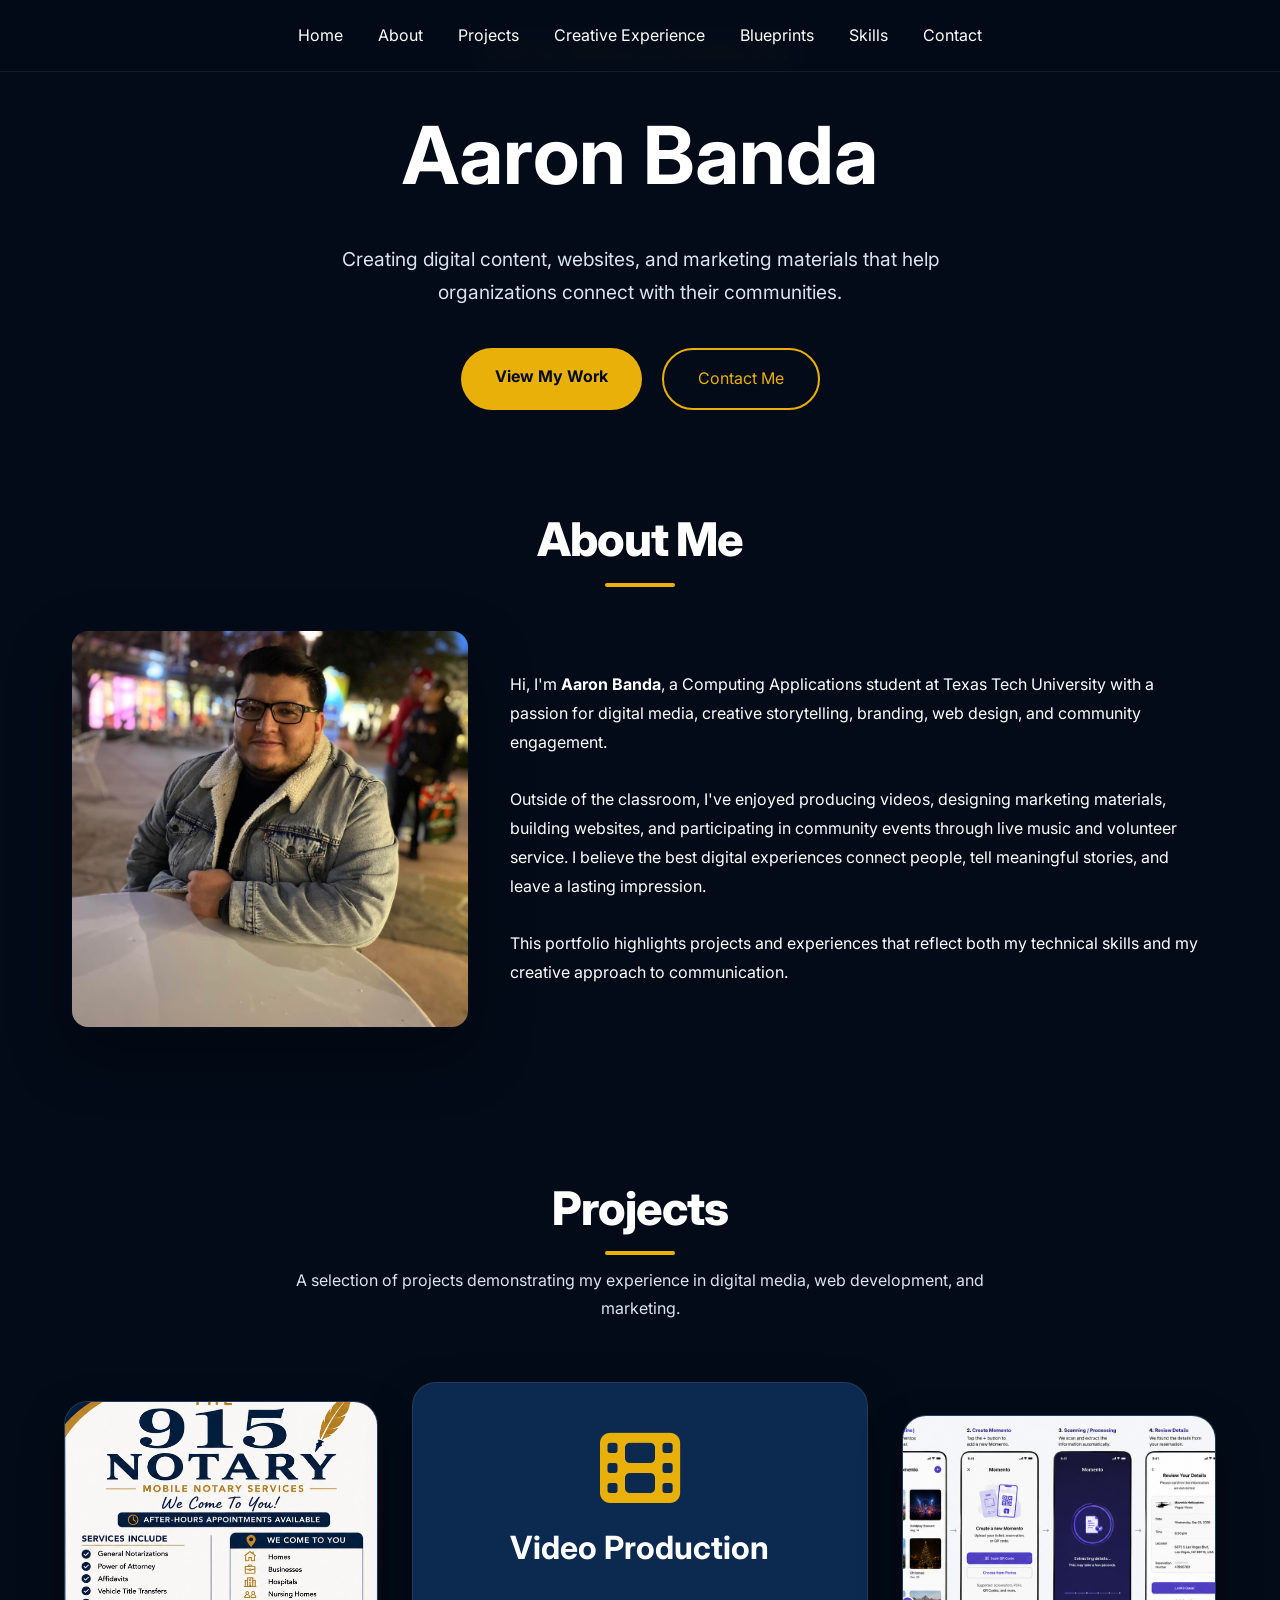
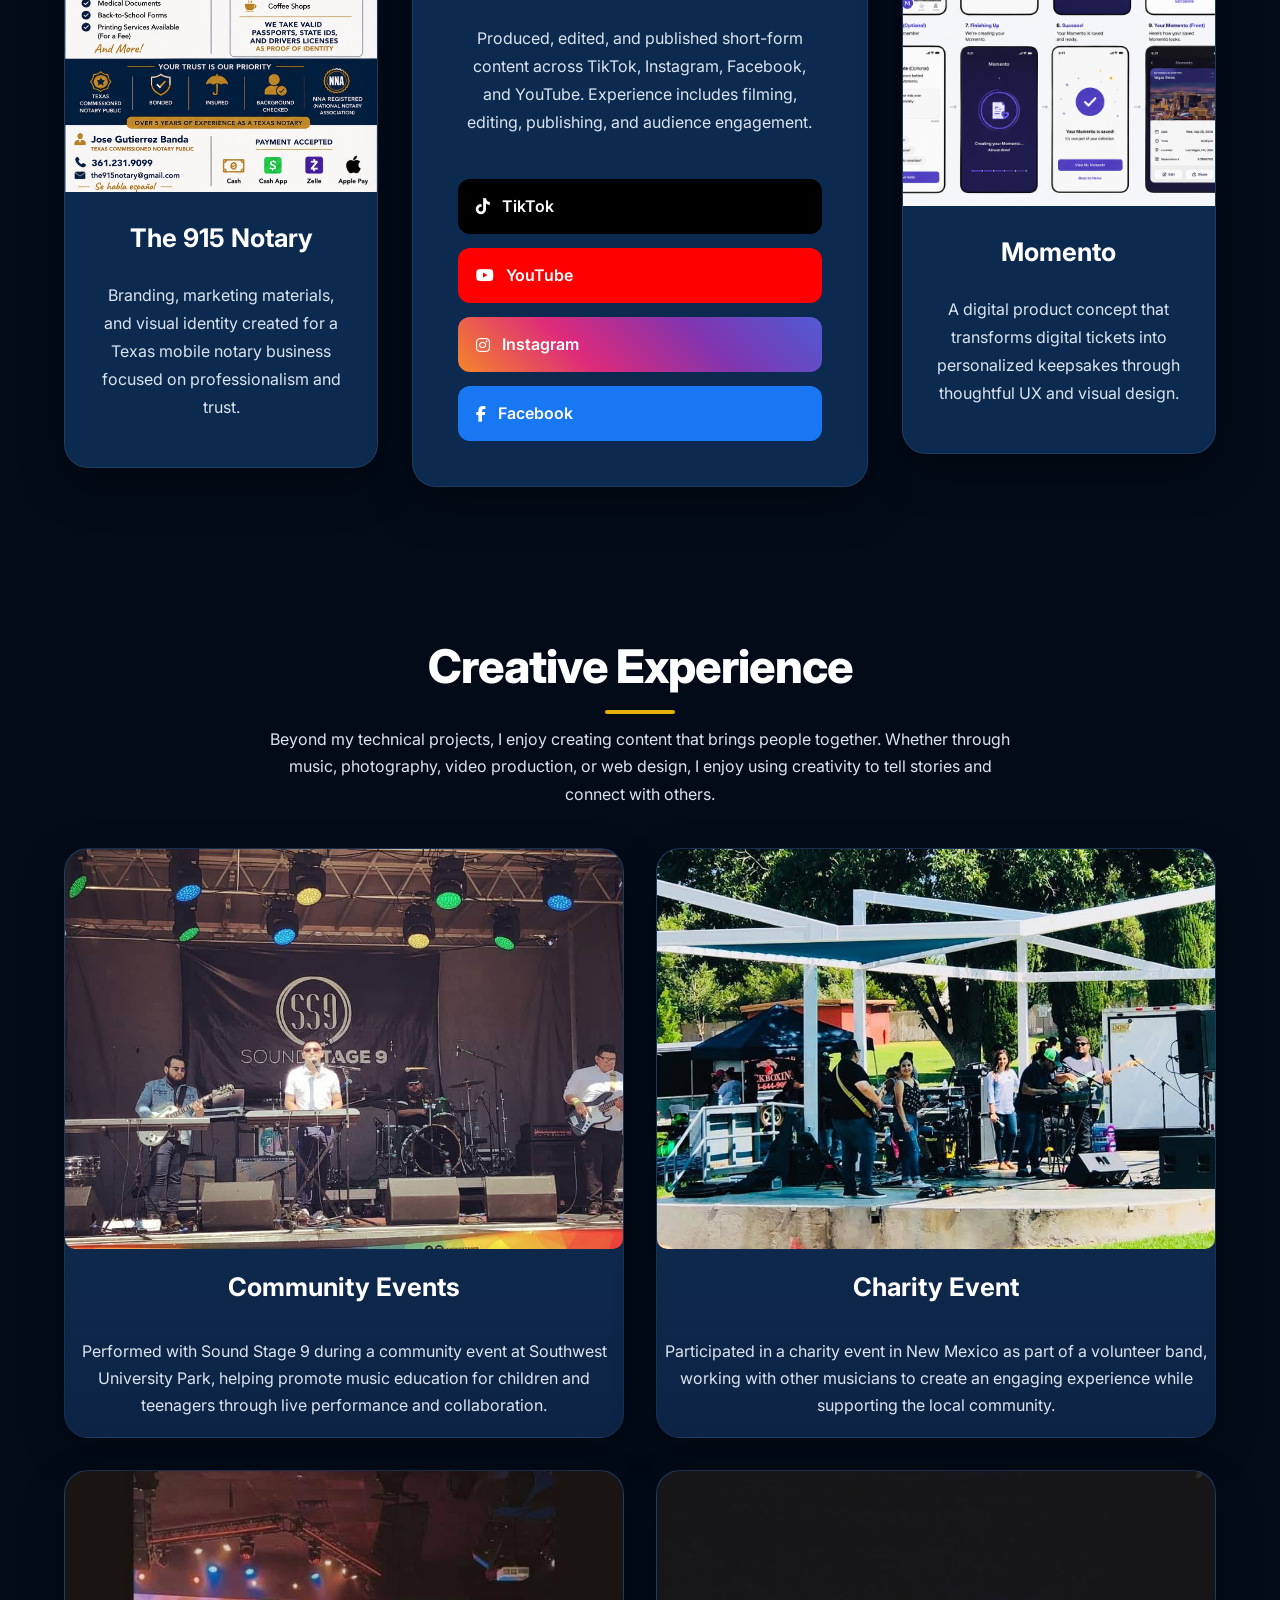
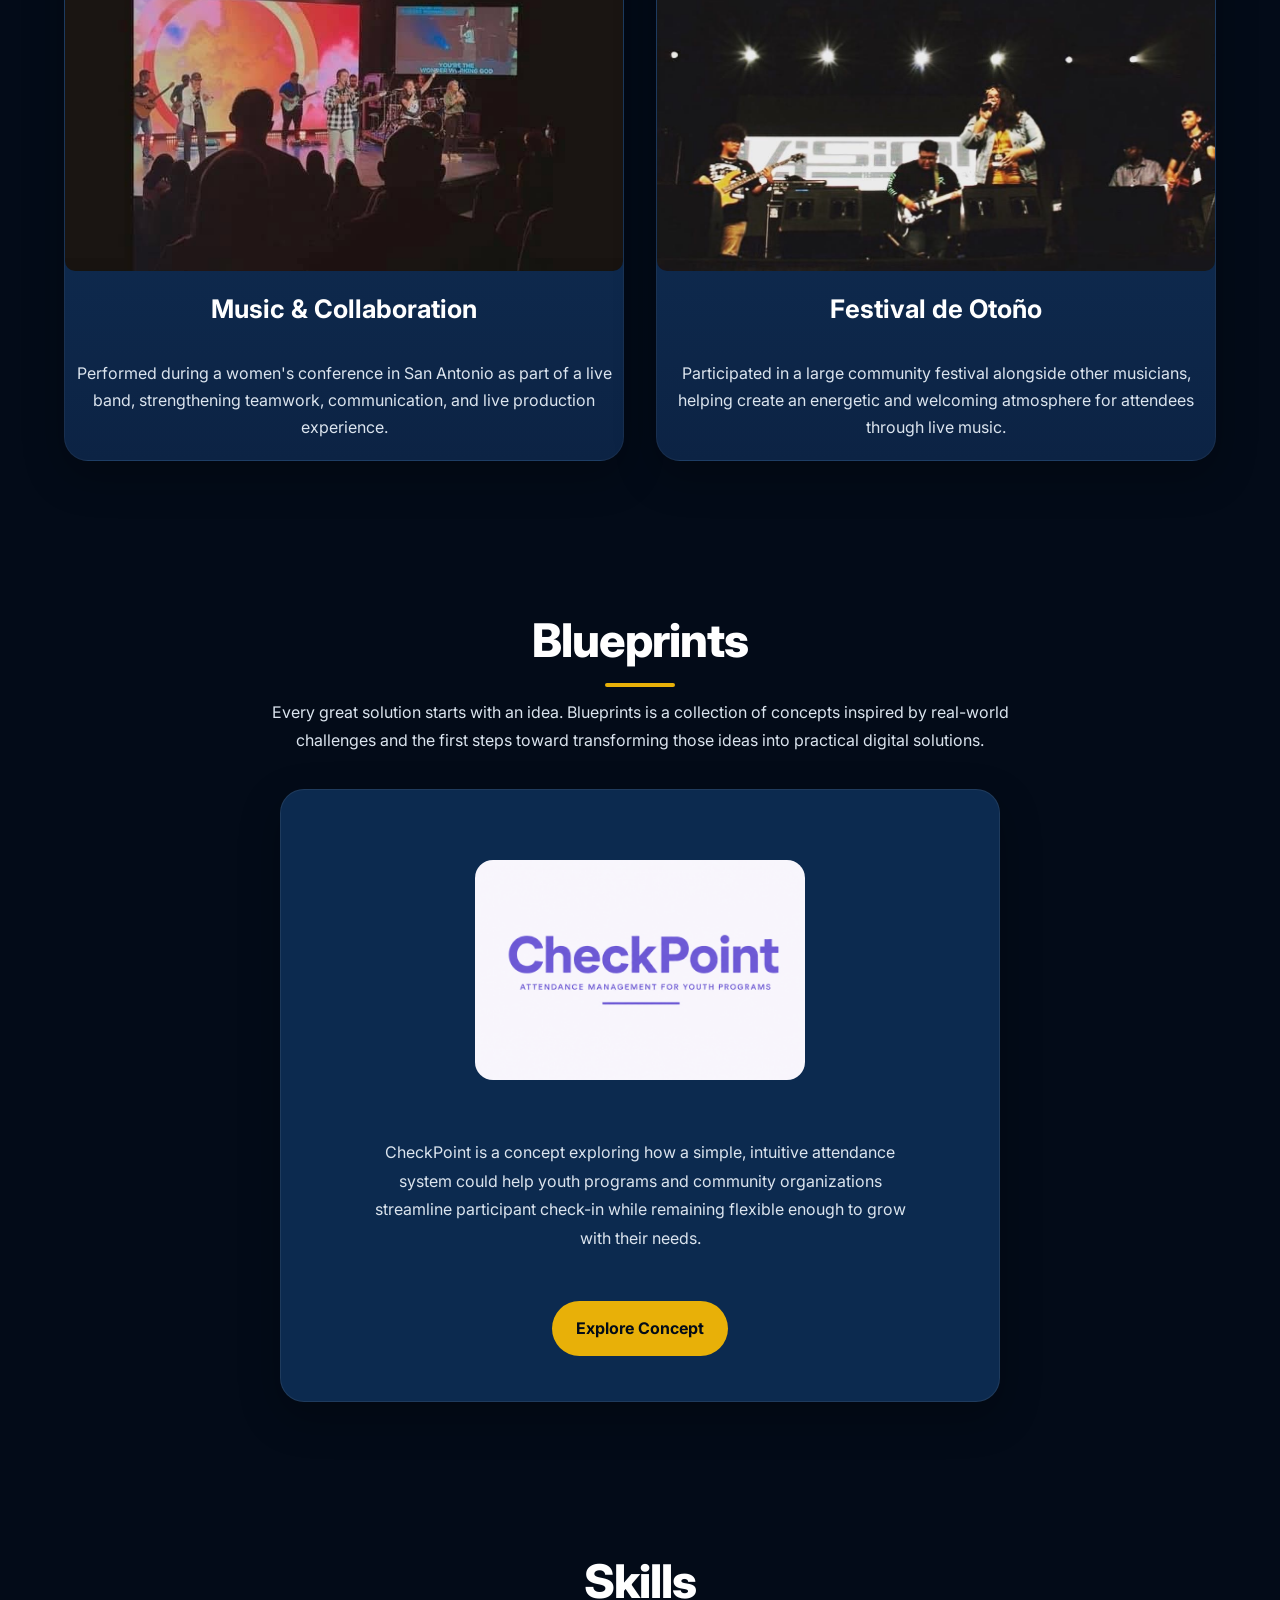
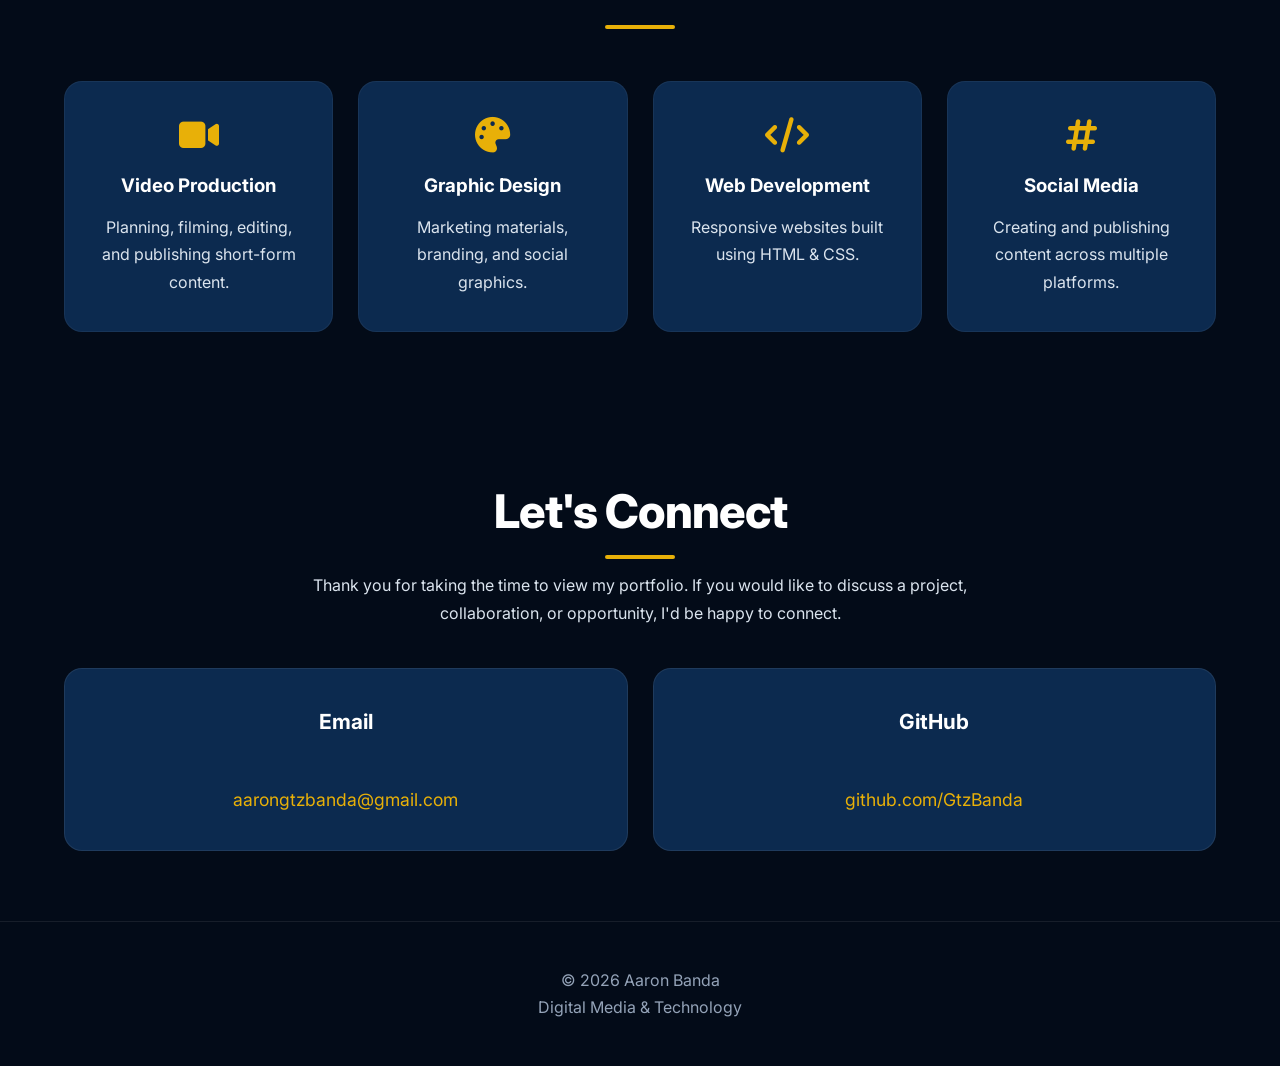
<file: index.html>
<!DOCTYPE html>
<html lang="en">

<head>

    <meta charset="UTF-8">
    <meta name="viewport" content="width=device-width, initial-scale=1.0">

    <title>Aaron Banda | Digital Media & Technology</title>

    <link rel="stylesheet" href="style.css">

    <!-- Google Font -->
    <link rel="preconnect" href="https://fonts.googleapis.com">
    <link rel="preconnect" href="https://fonts.gstatic.com" crossorigin>

    <link href="https://fonts.googleapis.com/css2?family=Inter:wght@300;400;500;600;700;800&display=swap" rel="stylesheet">

    <!-- Font Awesome -->
    <link rel="stylesheet"
        href="https://cdnjs.cloudflare.com/ajax/libs/font-awesome/6.7.2/css/all.min.css">

</head>

<body>

<header>

    <nav class="navbar">

        <ul class="nav-links">

            <li><a href="#home">Home</a></li>

            <li><a href="#about">About</a></li>

            <li><a href="#projects">Projects</a></li>

            <li><a href="#creative">Creative Experience</a></li>

            <li><a href="#blueprints">Blueprints</a></li>

            <li><a href="#skills">Skills</a></li>

            <li><a href="#contact">Contact</a></li>

        </ul>

    </nav>

</header>


<!-- ========================= -->
<!-- HERO -->
<!-- ========================= -->

<section id="home" class="hero">

    <div class="hero-content">

        <p class="hero-tag">

            DIGITAL MEDIA & TECHNOLOGY

        </p>

        <h1>

            Aaron Banda

        </h1>

        <p class="hero-description">

            Creating digital content, websites, and marketing materials
            that help organizations connect with their communities.

        </p>

        <div class="hero-buttons">

            <a href="#projects" class="btn-primary">

                View My Work

            </a>

            <a href="#contact" class="btn-secondary">

                Contact Me

            </a>

        </div>

    </div>

</section>


<!-- ========================= -->
<!-- ABOUT -->
<!-- ========================= -->

<section id="about" class="section">

    <div class="container">

        <h2>About Me</h2>

        <div class="about-content">

            <div class="about-image">

                <img src="images/graphics/profile-pci.JPG" alt="Aaron Banda">

            </div>

            <div class="about-info">

                <p class="about-text">

                    Hi, I'm <strong>Aaron Banda</strong>, a Computing Applications student at Texas Tech University with a passion for digital media, creative storytelling, branding, web design, and community engagement.

                    <br><br>

                    Outside of the classroom, I've enjoyed producing videos, designing marketing materials, building websites, and participating in community events through live music and volunteer service. I believe the best digital experiences connect people, tell meaningful stories, and leave a lasting impression.

                    <br><br>

                    This portfolio highlights projects and experiences that reflect both my technical skills and my creative approach to communication.

                </p>

            </div>

        </div>

    </div>

</section>





<!-- ========================= -->
<!-- PROJECTS -->
<!-- ========================= -->

<section id="projects" class="section">

<div class="container">

<h2>

Projects

</h2>

<p class="section-intro">

A selection of projects demonstrating my experience
in digital media, web development, and marketing.

</p>    

<div class="projects-layout">

    <!-- LEFT -->

    <div class="project-side">

        <div class="project-card">

            <img
                src="images/graphics/notary-flyer.jpg"
                class="project-image preview-image"
                alt="The 915 Notary">

            <div class="project-content">

                <h3>The 915 Notary</h3>

                <p>
                    Branding, marketing materials, and visual identity created
                    for a Texas mobile notary business focused on professionalism
                    and trust.
                </p>

            </div>

        </div>

    </div>

    <!-- CENTER -->

    <div class="project-center">

        <div class="project-card video-card">

            <div class="video-header">

                <i class="fa-solid fa-film"></i>

                <h3>Video Production</h3>

            </div>

            <p>

                Produced, edited, and published short-form content across
                TikTok, Instagram, Facebook, and YouTube. Experience includes
                filming, editing, publishing, and audience engagement.

            </p>

            <div class="platform-links">

                <a class="tiktok"
                href="https://www.tiktok.com/@aaronbanda10/video/7492955878044323102"
                target="_blank">

                    <i class="fa-brands fa-tiktok"></i>

                    TikTok

                </a>

                <a class="youtube"
                href="https://www.youtube.com/shorts/7Bnrv70M-OU"
                target="_blank">

                    <i class="fa-brands fa-youtube"></i>

                    YouTube

                </a>

                <a class="instagram"
                href="https://www.instagram.com/tv/CZaJv6SqbjF/"
                target="_blank">

                    <i class="fa-brands fa-instagram"></i>

                    Instagram

                </a>

                <a class="facebook"
                href="https://www.facebook.com/gutierrezbanda/videos/juanes-la-camisa-negra-juanes-lacamisanegra-guitarcover-basscover-ukulelecover-a/296521766412196/?mibextid=wwXIfr&rdid=jMNArOCUU3RMzZvc"
                target="_blank">

                    <i class="fa-brands fa-facebook-f"></i>

                    Facebook

                </a>

            </div>

        </div>

    </div>

    <!-- RIGHT -->

    <div class="project-side">

        <div class="project-card">

            <img
                src="images/graphics/momento-project.jpg"
                class="project-image preview-image"
                alt="Momento">

            <div class="project-content">

                <h3>Momento</h3>

                <p>

                    A digital product concept that transforms digital tickets
                    into personalized keepsakes through thoughtful UX and visual
                    design.

                </p>

            </div>

        </div>

    </div>

</div>

</div>

</section>

<!-- ========================= -->
<!-- CREATIVE PORTFOLIO -->
<!-- ========================= -->
<section id="creative" class="section">

    <div class="container">

        <h2>Creative Experience</h2>

        <p class="section-intro">
            Beyond my technical projects, I enjoy creating content that brings people together. Whether through music, photography, video production, or web design, I enjoy using creativity to tell stories and connect with others.
        </p>

        <div class="projects-grid">

            <!-- PROFILE -->

            

            <!-- STAGE 9 -->

            <div class="project-card">

                <img src="images/graphics/stage9-chihuahuas.JPG"
                    class="project-image"
                    alt="Stage 9">

                <h3>Community Events</h3>

                <p>
                    Performed with Sound Stage 9 during a community event at Southwest University Park, helping promote music education for children and teenagers through live performance and collaboration.
                </p>

            </div>

            <!-- CHARITY -->

            <div class="project-card">

                <img src="images/graphics/charity-event.JPG"
                    class="project-image"
                    alt="Charity Event">

                <h3>Charity Event</h3>

                <p>
                    Participated in a charity event in New Mexico as part of a volunteer band, working with other musicians to create an engaging experience while supporting the local community.
                </p>

            </div>

            <!-- WOMEN'S CONFERENCE -->

            <div class="project-card">

                <img src="images/graphics/church-shot.JPG"
                    class="project-image"
                    alt="Women's Conference">

                <h3>Music & Collaboration</h3>

                <p>
                    Performed during a women's conference in San Antonio as part of a live band, strengthening teamwork, communication, and live production experience.
                </p>

            </div>

            <!-- FESTIVAL -->

            <div class="project-card">

                <img src="images/graphics/festival.JPG"
                    class="project-image"
                    alt="Festival">

                <h3>Festival de Otoño</h3>

                <p>
                    Participated in a large community festival alongside other musicians, helping create an energetic and welcoming atmosphere for attendees through live music.
                </p>

            </div>



     

        </div>

    </div>

</section>

<!-- ========================= -->
<!-- BLUEPRINTS -->
<!-- ========================= -->

<section id="blueprints" class="section">

    <div class="container">

        <h2>Blueprints</h2>

        <p class="section-intro blueprint-intro">

            Every great solution starts with an idea. Blueprints is a collection
            of concepts inspired by real-world challenges and the first steps
            toward transforming those ideas into practical digital solutions.

        </p>

        <div class="project-card blueprint-card">

            <div class="blueprint-image">

                <img
                    src="images/graphics/checkpoint-project.jpg"
                    alt="CheckPoint">

            </div>

            <div class="project-content">


                <p>

                    CheckPoint is a concept exploring how a simple, intuitive
                    attendance system could help youth programs and community
                    organizations streamline participant check-in while remaining
                    flexible enough to grow with their needs.

                </p>

                <a
                    href="checkpoint/index.html"
                    class="project-button">

                    Explore Concept

                </a>

            </div>

        </div>

    </div>

</section>

<!-- ========================= -->
<!-- SKILLS -->
<!-- ========================= -->

<section id="skills" class="section">

    <div class="container">
    
    <h2>
    
    Skills
    
    </h2>
    
    <div class="skills-grid">
    
    <div class="skill-card">
    
    <i class="fa-solid fa-video"></i>
    
    <h3>Video Production</h3>
    
    <p>
    
    Planning, filming, editing,
    and publishing short-form content.
    
    </p>
    
    </div>
    
    <div class="skill-card">
    
    <i class="fa-solid fa-palette"></i>
    
    <h3>Graphic Design</h3>
    
    <p>
    
    Marketing materials,
    branding, and social graphics.
    
    </p>
    
    </div>
    
    <div class="skill-card">
    
    <i class="fa-solid fa-code"></i>
    
    <h3>Web Development</h3>
    
    <p>
    
    Responsive websites
    built using HTML & CSS.
    
    </p>
    
    </div>
    
    <div class="skill-card">
    
    <i class="fa-solid fa-hashtag"></i>
    
    <h3>Social Media</h3>
    
    <p>
    
    Creating and publishing
    content across multiple platforms.
    
    </p>
    
    </div>
    
    </div>
    
    </div>
    
    </section>

    
<!-- ========================= -->
<!-- CONTACT -->
<!-- ========================= -->

<section
id="contact"
class="section">

<div class="container">

<h2>

Let's Connect

</h2>

<p>

Thank you for taking the time to
view my portfolio.

If you would like to discuss a project,
collaboration, or opportunity,
I'd be happy to connect.

</p>

<div class="contact-links">

<p>

<strong>Email</strong><br>

<a href="mailto:"aarongtzbanda@gmail.com">

aarongtzbanda@gmail.com

</a>

</p>

<p>

<strong>GitHub</strong><br>

<a
href="https://github.com/GtzBanda"
target="_blank">

github.com/GtzBanda

</a>

</p>

</div>

</div>

</section>


<footer>

<div class="container">

<p>

© 2026 Aaron Banda

<br>

Digital Media & Technology

</p>

</div>

</footer>

</section>

<div id="flyerPreview">

    <img
        src="images/graphics/notary-flyer.jpg"
        alt="Preview">

</div>

<script src="script.js"></script>

</body>

</html>
</file>
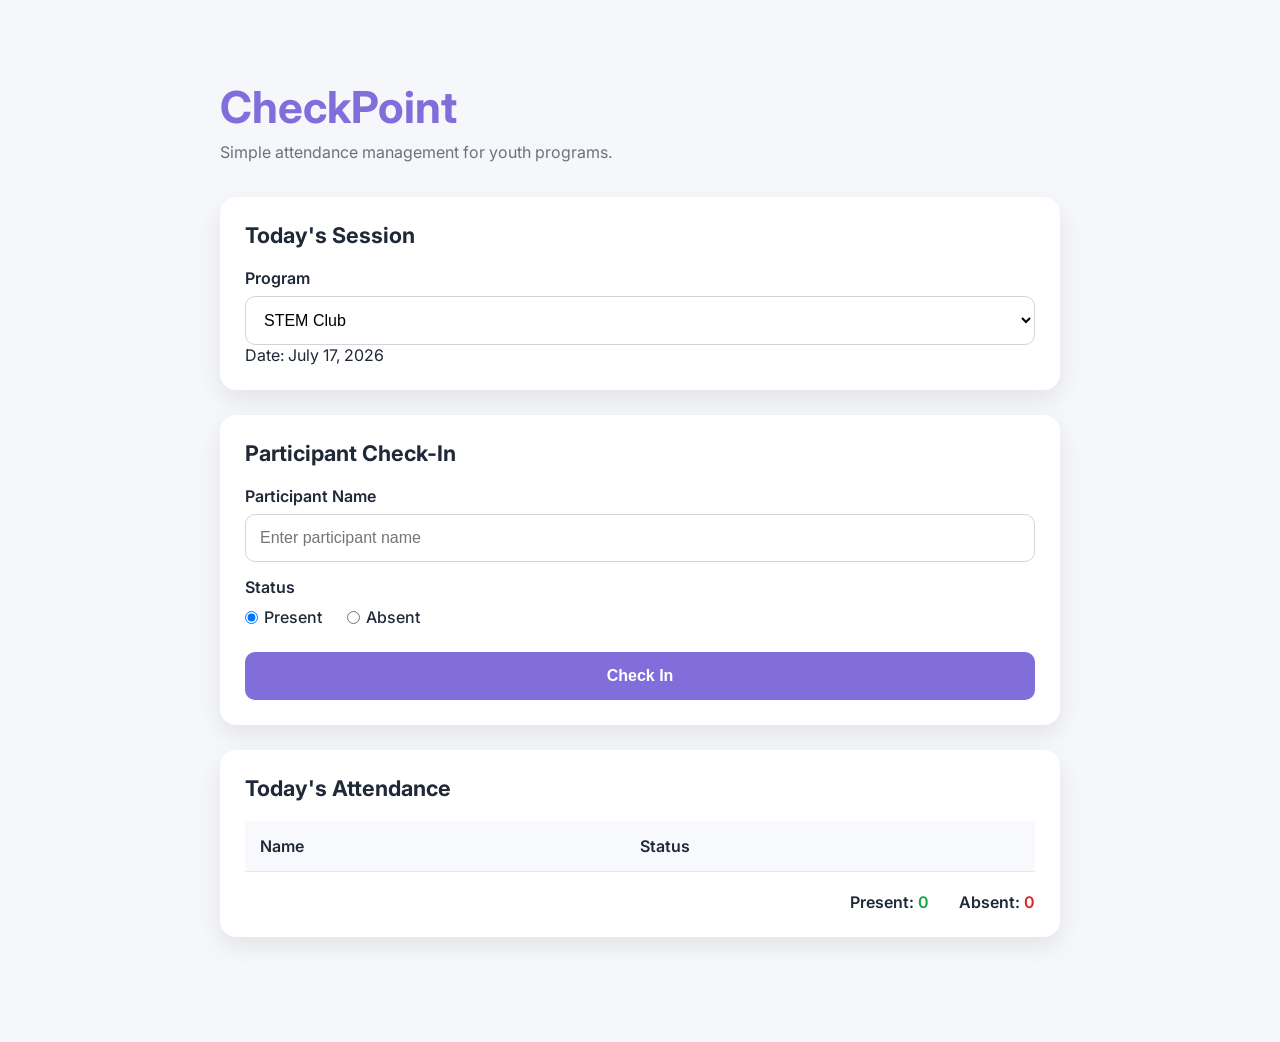
<file: checkpoint/index.html>
<!DOCTYPE html>
<html lang="en">

<head>
    <meta charset="UTF-8">
    <meta name="viewport" content="width=device-width, initial-scale=1.0">
    <title>CheckPoint</title>

    <link rel="stylesheet" href="style.css">
</head>

<body>

    <main class="container">

        <header>
            <h1>CheckPoint</h1>
            <p>Simple attendance management for youth programs.</p>
        </header>

        <section class="session-info">
            <h2>Today's Session</h2>

            <label for="program">Program</label>
            <select id="program">
                <option>STEM Club</option>
                <option>After School</option>
                <option>Summer Camp</option>
            </select>

            <p>Date: July 17, 2026</p>
        </section>

        <section class="checkin-form">
            <h2>Participant Check-In</h2>

            <label for="name">Participant Name</label>
            <input
                type="text"
                id="name"
                placeholder="Enter participant name"
            >

            <label>Status</label>

            <div class="radio-group">

                <label>
                    <input type="radio" id="present" name="status" checked>
                    Present
                </label>

                <label>
                    <input type="radio" id="absent" name="status">
                    Absent
                </label>

            </div>

            <button id="checkinBtn">
                Check In
            </button>

        </section>

        <section class="attendance-list">

            <h2>Today's Attendance</h2>

            <table>

                <thead>
                    <tr>
                        <th>Name</th>
                        <th>Status</th>
                    </tr>
                </thead>

                <tbody id="attendanceTable">

                </tbody>

            </table>

            <div class="summary">
                <p>Present: <span id="presentCount">0</span></p>
                <p>Absent: <span id="absentCount">0</span></p>
            </div>

        </section>

    </main>

    <script src="script.js"></script>

</body>

</html>
</file>
<file: style.css>
/* =====================================================
   AARON BANDA PORTFOLIO
   PART 1
===================================================== */

*{
    margin:0;
    padding:0;
    box-sizing:border-box;
    scroll-behavior:smooth;
}

body{

    font-family:'Inter',sans-serif;

    background:#030B18;

    color:white;

    line-height:1.7;

}

img{

    display:block;

    max-width:100%;

}

a{

    text-decoration:none;

}

.container{

    width:90%;

    max-width:1200px;

    margin:auto;

}

.section{

    padding:70px 0;

}


/* =========================
   NAVIGATION
========================= */

header{

    position:fixed;

    top:0;

    left:0;

    width:100%;

    z-index:1000;

    background:rgba(3,11,24,.92);

    backdrop-filter:blur(10px);

    border-bottom:1px solid rgba(255,255,255,.08);

}

.navbar{

    max-width:1200px;

    margin:auto;

    display:flex;

    justify-content:center;

    align-items:center;

    padding:22px;

}

.logo{

    font-size:1.4rem;

    font-weight:700;

}

.nav-links{

    display:flex;

    list-style:none;

    gap:35px;

}

.nav-links a{

    color:white;

    transition:.3s;

}

.nav-links a:hover{

    color:#E8B008;

}

.nav-links a::after{

    content:"";

    position:absolute;

    left:0;

    bottom:-6px;

    width:0;

    height:2px;

    background:#E8B008;

    transition:.3s;

}

.nav-links a:hover::after{

    width:100%;

}


/* =========================
   HERO
========================= */

.hero{

    padding:40px 0 20px;

    display:flex;

    justify-content:center;

    align-items:center;

    text-align:center;

}

.hero-content{

    max-width:760px;

}

.hero-tag{

    color:#E8B008;

    font-weight:700;

    letter-spacing:2px;

    margin-bottom:20px;

}

.hero h1{

    font-size:5rem;

    margin-bottom:20px;

}

.hero-description{

    color:#dbe4ee;

    font-size:1.2rem;

    margin-bottom:40px;

}


/* =========================
   BUTTONS
========================= */

.hero-buttons{

    display:flex;

    justify-content:center;

    gap:20px;

}

.btn-primary{

    background:#E8B008;

    color:#030B18;

    padding:15px 34px;

    border-radius:50px;

    font-weight:700;

    transition:.3s;

}

.btn-primary:hover{

    transform:translateY(-3px);

    box-shadow:0 15px 35px rgba(232,176,8,.35);

}

.btn-secondary{

    border:2px solid #E8B008;

    color:#E8B008;

    padding:15px 34px;

    border-radius:50px;

    transition:.3s;

}

.btn-secondary:hover{

    background:#E8B008;

    color:#030B18;

    transform:translateY(-3px);

    box-shadow:0 15px 35px rgba(232,176,8,.25);

}


/* =========================
   SKILLS
========================= */

.skills-grid{

    display:grid;

    grid-template-columns:repeat(auto-fit,minmax(240px,1fr));

    gap:25px;

    margin-top:40px;

}

.skill-card{

    background:#0C2A4F;

    padding:35px;

    border-radius:18px;

    border:1px solid rgba(255,255,255,.08);

    text-align:center;

    transition:
        transform .35s ease,
        box-shadow .35s ease,
        border-color .35s ease;

}

.skill-card:hover{

    transform:translateY(-8px);

    border-color:#E8B008;

    box-shadow:0 28px 60px rgba(0,0,0,.35);

}

.skill-card i{

    font-size:2.2rem;

    color:#E8B008;

    margin-bottom:18px;

}

.skill-card h3{

    margin-bottom:12px;

}

.skill-card p{

    color:#dbe4ee;

}
/* =========================
   PROJECTS
========================= */

.section-intro{

    color:#dbe4ee;

    max-width:700px;

    margin:0 auto 50px;

    text-align:center;

}


.project-card{

    grid-column:span 4;

    display:flex;

    flex-direction:column;

    background:linear-gradient(180deg,#12345d,#0c2344);

    border:1px solid rgba(255,255,255,.08);

    border-radius:24px;

    overflow:hidden;

    padding:0;

    box-shadow:0 15px 40px rgba(0,0,0,.25);

    transition:
        transform .35s ease,
        box-shadow .35s ease,
        border-color .35s ease;

}

.project-card:hover{

    transform:translateY(-8px);

    border-color:#E8B008;

    box-shadow:0 28px 60px rgba(0,0,0,.35);

}








.project-card:hover{

    transform:
        translateY(-10px)
        scale(1.015);

    border-color:#E8B008;

    box-shadow:
        0 30px 60px rgba(0,0,0,.35);

}

.project-card h3{

    margin-bottom:25px;

    font-size:1.6rem;

    text-align:center;

    line-height:1.4;

}

.project-card p{

    color:#dbe4ee;

    margin:18px 0;

    text-align:center;

    line-height:1.75;

}

.project-image{

    width:100%;

    display:block;

    object-fit:cover;

    aspect-ratio:4/5;

    transition:
        transform .75s cubic-bezier(.22,.61,.36,1),
        filter .75s ease,
        box-shadow .75s ease;

}

.project-card:hover .project-image{

    transform:scale(1.08);

    filter:brightness(1.05);

}

.project-image:hover{

    transform:scale(1.05);

    filter:brightness(1.03);

}

/* =========================
   TAGS
========================= */

.project-tags{

    display:flex;

    flex-wrap:wrap;

    gap:10px;

    margin-top:20px;

}

.project-tags span{

    background:#334155;

    padding:8px 14px;

    border-radius:30px;

    font-size:.85rem;

}


/* =========================
   SOCIAL BUTTONS
========================= */

.platform-links{

    display:flex;

    flex-direction:column;
    
    

    gap:14px;

    margin-top:25px;

}

.platform-links a{

    display:flex;

    align-items:center;

    gap:12px;

    color:white;

    padding:14px 18px;

    border-radius:12px;

    font-weight:600;

    transition:.25s;

}

.platform-links a:hover{

    transform:translateX(8px);

}

.tiktok{

    background:#000000;

}

.youtube{

    background:#ff0000;

}

.instagram{

    background:linear-gradient(
        45deg,
        #f58529,
        #dd2a7b,
        #8134af,
        #515bd4
    );

}

.facebook{

    background:#1877F2;

}


/* =========================
   WEBSITE BUTTONS
========================= */

.project-button{

    display:inline-block;

    margin-top:18px;

    background:#E8B008;

    color:#030B18;

    padding:14px 24px;

    border-radius:40px;

    font-weight:700;

    transition:.3s;

}

.project-button:hover{

    transform:translateY(-4px);

}


/* =========================
   CONTACT
========================= */

.contact-links{

    margin-top:35px;

    display:grid;

    grid-template-columns:repeat(auto-fit,minmax(250px,1fr));

    gap:25px;

}

#contact{

    text-align:center;

}

#contact > .container > p{

    max-width:700px;

    margin:0 auto 40px;

    text-align:center;

    line-height:1.8;

    color:#dbe4ee;

}

.contact-links p{

    background:#0C2A4F;

    padding:35px;

    border-radius:18px;

    border:1px solid rgba(255,255,255,.08);

    text-align:center;

    transition:
        transform .35s ease,
        box-shadow .35s ease,
        border-color .35s ease;

}

.contact-links p:hover{

    transform:translateY(-8px);

    border-color:#E8B008;

    box-shadow:0 28px 60px rgba(0,0,0,.35);

}

.contact-links strong{

    display:block;

    margin-bottom:18px;

    font-size:1.3rem;

}

.contact-links a{

    color:#E8B008;

    text-decoration:none;

    font-size:1.1rem;

}

.contact-links a{

    color:#E8B008;

}


/* =========================
   FOOTER
========================= */

footer{

    text-align:center;

    padding:45px 20px;

    border-top:1px solid rgba(255,255,255,.08);

    color:#94a3b8;

}


/* =========================
   MOBILE
========================= */

@media (max-width:900px){

    .navbar{

        flex-direction:column;

        gap:20px;

    }

    .nav-links{

        flex-wrap:wrap;

        justify-content:center;

        gap:18px;

    }

    .hero h1{

        font-size:3rem;

    }

    .hero-buttons{

        flex-direction:column;

    }

    .projects-grid{

        grid-template-columns:1fr;

    }

    .skills-grid{

        grid-template-columns:1fr;

    }

    .contact-links{

        grid-template-columns:1fr;

    }

}
/* ==========================================
   FINAL POLISH
========================================== */

html{

    scroll-padding-top:90px;

}

h2{

    font-size:2.9rem;

    font-weight:800;

    letter-spacing:-1px;

    margin-bottom:20px;

    position:relative;

    display:inline-block;

    text-align:center;

    width:100%;

}

h2::after{

    content:"";

    position:absolute;

    left:50%;

    transform:translateX(-50%);

    bottom:-8px;

    width:70px;

    height:4px;

    background:#E8B008;

    border-radius:20px;

}

.section{

    animation:fadeUp .8s ease;

}

@keyframes fadeUp{

    from{

        opacity:0;

        transform:translateY(30px);

    }

    to{

        opacity:1;

        transform:translateY(0);

    }

}

.project-card,
.skill-card{

    border:1px solid rgba(255,255,255,.05);

}

.project-card:hover,
.skill-card:hover{

    box-shadow:0 20px 40px rgba(0,0,0,.35);

}

.nav-links a{

    color:white;

    position:relative;

    transition:all .3s ease;

}

.hero-description{

    max-width:650px;

    margin:auto;

}

.hero-buttons{

    margin-top:40px;

}

.project-card img{

    transition:.3s;

}

.project-card:hover img{

    transform:scale(1.02);

}

::selection{

    background:#E8B008;

    color:#030B18;

}
.projects-grid .project-card:last-child{

    grid-column:2;

}

#flyerPreview{

    display:none;

    position:fixed;

    top:0;
    left:0;

    width:100%;
    height:100%;

    background:rgba(0,0,0,.8);

    justify-content:center;

    align-items:center;

    z-index:99999;

    pointer-events:none;

}

#flyerPreview img{

    width:70%;

    max-width:900px;

    max-height:90vh;

    object-fit:contain;

    border-radius:12px;

    box-shadow:0 20px 60px rgba(0,0,0,.6);

}

/* ========================= */
/* CREATIVE PORTFOLIO */
/* ========================= */

#creative .projects-grid{

    display:grid;

    grid-template-columns:repeat(2,1fr);

    gap:32px;

}

#creative .project-card{

    grid-column:auto;

    display:flex;

    flex-direction:column;

    height:100%;

}

#creative .project-image{

    width:100%;

    height:400px;

    object-fit:cover;

    border-radius:10px;

    margin-bottom:20px;

    transition:
        transform .45s ease,
        box-shadow .45s ease,
        filter .45s ease;

}

#creative .project-image:hover{

    transform:scale(1.15);

    filter:brightness(1.05);

    box-shadow:0 22px 45px rgba(0,0,0,.35);

}

#creative h3{

    margin-bottom:15px;

    text-align:center;

}

#creative p{

    line-height:1.7;

    text-align:center;

}

#creative .section-intro{

    max-width:750px;

    margin:0 auto 40px;

}

/* ========================= */
/* ABOUT ME */
/* ========================= */

.about-content{

    display:flex;

    align-items:center;

    justify-content:center;

    gap:40px;

    margin-top:30px;

    flex-wrap:nowrap;

}

.about-image img{

    width:400px;

    height:400px;

    object-fit:cover;

    border-radius:18px;

    border:2px solid transparent;

    box-shadow:0 25px 60px rgba(0,0,0,.35);

    transition:
        transform .35s ease,
        box-shadow .35s ease,
        border-color .35s ease;

}

.about-image img:hover{

    transform:translateY(-8px);

    border-color:#E8B008;

    box-shadow:0 35px 80px rgba(0,0,0,.45);

}

.about-info{

    max-width:700px;

}

.about-text{

    text-align:left;

    line-height:1.8;

    font-size:1rem;

    margin:0;

}

@media(max-width:900px){

    .about-content{

        flex-wrap:wrap;

    }

    .about-text{

        text-align:center;

    }

}

@media(max-width:768px){

    .about-text{

        text-align:center;

    }

}

/* Interview polish */
.skill-card,.project-card,.creative-card,.contact-card{
transition:transform .25s ease, box-shadow .25s ease;
}
.skill-card:hover,.project-card:hover,.creative-card:hover,.contact-card:hover{
transform:translateY(-8px);
box-shadow:0 14px 28px rgba(0,0,0,.25);
}
.btn-primary:hover,.btn-secondary:hover{
box-shadow:0 10px 24px rgba(232,176,8,.35);
}

/* ================================================= */
/* NEW PROJECT LAYOUT */
/* ================================================= */



.project-card:hover{

    transform:translateY(-10px);

    border-color:rgba(232,176,8,.45);

    box-shadow:0 28px 60px rgba(0,0,0,.35);

}
/* ========================================= */
/* NEW PROJECTS SECTION */
/* ========================================= */

.projects-layout{

    display:grid;

    grid-template-columns:1fr 1.45fr 1fr;

    gap:34px;

    align-items:center;

    margin-top:60px;

}

.project-side{

    display:flex;

}

.project-center{

    display:flex;

}

.projects-layout .project-card{

    width:100%;

    background:#0C2A4F;

    border:1px solid rgba(255,255,255,.08);

    border-radius:24px;

    overflow:hidden;

    box-shadow:0 18px 45px rgba(0,0,0,.30);

    transition:
    transform .35s ease,
    box-shadow .35s ease,
    border-color .35s ease;

}

.projects-layout .project-card:hover{

    transform:translateY(-10px);

    border-color:#E8B008;

    box-shadow:0 28px 60px rgba(0,0,0,.40);

}

.video-card{

    padding:45px;

    min-height:620px;

    display:flex;

    flex-direction:column;

    justify-content:center;

}

.project-side .project-card{

    min-height:520px;

}

.project-content{

    padding:28px;

}

.video-header{

    display:flex;

    flex-direction:column;

    align-items:center;

    gap:18px;

    margin-bottom:35px;

}

.video-header i{

    font-size:5rem;

    color:#E8B008;

}

.video-header h3{

    margin:0;

    text-align:center;

    font-size:2rem;

}

/* ================================================= */
/* BLUEPRINTS */
/* ================================================= */

#blueprints{

    text-align:center;

}

.blueprint-intro{

    max-width:760px;

    margin:0 auto 35px;

}

/* ---------- CARD ---------- */

.blueprint-card{

    background:#0C2A4F;

    border:1px solid rgba(255,255,255,.08);

    border-radius:24px;

    overflow:hidden;

    max-width:720px;

    margin:0 auto;

    transition:
        transform .35s ease,
        box-shadow .35s ease,
        border-color .35s ease;

}

.blueprint-card:hover{

    transform:translateY(-8px);

    border-color:#E8B008;

    box-shadow:0 28px 60px rgba(0,0,0,.35);

}

/* ---------- IMAGE ---------- */

.blueprint-image{

    display:flex;

    justify-content:center;

    padding:70px 0 30px;

}

.blueprint-image img{

    width:100%;

    max-width:330px;

    display:block;

    border-radius:18px;

    cursor:pointer;

    transition:
        transform .45s ease,
        box-shadow .45s ease;

}

.blueprint-image img:hover{

    transform:scale(1.05);

    box-shadow:0 25px 50px rgba(0,0,0,.35);

}

/* ---------- CONTENT ---------- */

.blueprint-card .project-content{

    text-align:center;

    padding:10px 45px 45px;

}
.blueprint-card h3{

    font-size:2.2rem;

    margin-bottom:20px;

}

.blueprint-card p{

    color:#dbe4ee;

    line-height:1.8;

    margin-bottom:30px;

    max-width:560px;

    margin-left:auto;

    margin-right:auto;

}
</file>
<file: checkpoint/style.css>
/* Google Font */
@import url('https://fonts.googleapis.com/css2?family=Inter:wght@400;500;600;700&display=swap');

*{
    margin:0;
    padding:0;
    box-sizing:border-box;
}

body{
    font-family:'Inter',sans-serif;
    background:#f5f7fa;
    color:#1f2937;
}

.container{
    max-width:900px;
    margin:50px auto;
    padding:30px;
}

header{
    margin-bottom:35px;
}

header h1{
    font-size:2.75rem;
    color:#826EDB;
    margin-bottom:8px;
    font-weight:700;
}

header p{
    color:#6b7280;
    font-size:1rem;
}

section{
    background:#ffffff;
    padding:25px;
    margin-bottom:25px;
    border-radius:16px;
    box-shadow:0 10px 25px rgba(0,0,0,.08);
}

h2{
    margin-bottom:20px;
    font-size:1.35rem;
    color:#1f2937;
}

label{
    display:block;
    margin-top:15px;
    margin-bottom:8px;
    font-weight:600;
}

input[type="text"],
select{
    width:100%;
    padding:14px;
    border:1px solid #d1d5db;
    border-radius:10px;
    font-size:1rem;
    background:#fff;
    transition:.2s ease;
}

input[type="text"]:focus,
select:focus{
    outline:none;
    border-color:#826EDB;
    box-shadow:0 0 0 3px rgba(130,110,219,.20);
}

.radio-group{
    display:flex;
    gap:25px;
    margin-top:10px;
}

.radio-group label{
    display:flex;
    align-items:center;
    gap:6px;
    font-weight:500;
    margin:0;
}

button{
    margin-top:25px;
    width:100%;
    padding:15px;
    background:#826EDB;
    color:white;
    border:none;
    border-radius:10px;
    font-size:1rem;
    font-weight:600;
    cursor:pointer;
    transition:.2s ease;
}

button:hover{
    background:#6E59CF;
    transform:translateY(-2px);
}

button:active{
    transform:translateY(0);
}

table{
    width:100%;
    border-collapse:collapse;
    margin-top:20px;
}

th,
td{
    padding:15px;
    text-align:left;
    border-bottom:1px solid #e5e7eb;
}

th{
    background:#f8f9fc;
    font-weight:600;
}

tbody tr:hover{
    background:#faf9ff;
}

.summary{
    display:flex;
    justify-content:flex-end;
    gap:30px;
    margin-top:20px;
    font-weight:600;
}

#presentCount{
    color:#16a34a;
}

#absentCount{
    color:#dc2626;
}

@media(max-width:700px){

.container{
    padding:20px;
}

header h1{
    font-size:2.2rem;
}

.summary{
    flex-direction:column;
    align-items:flex-start;
    gap:10px;
}

.radio-group{
    flex-direction:column;
    gap:10px;
}

}
</file>
